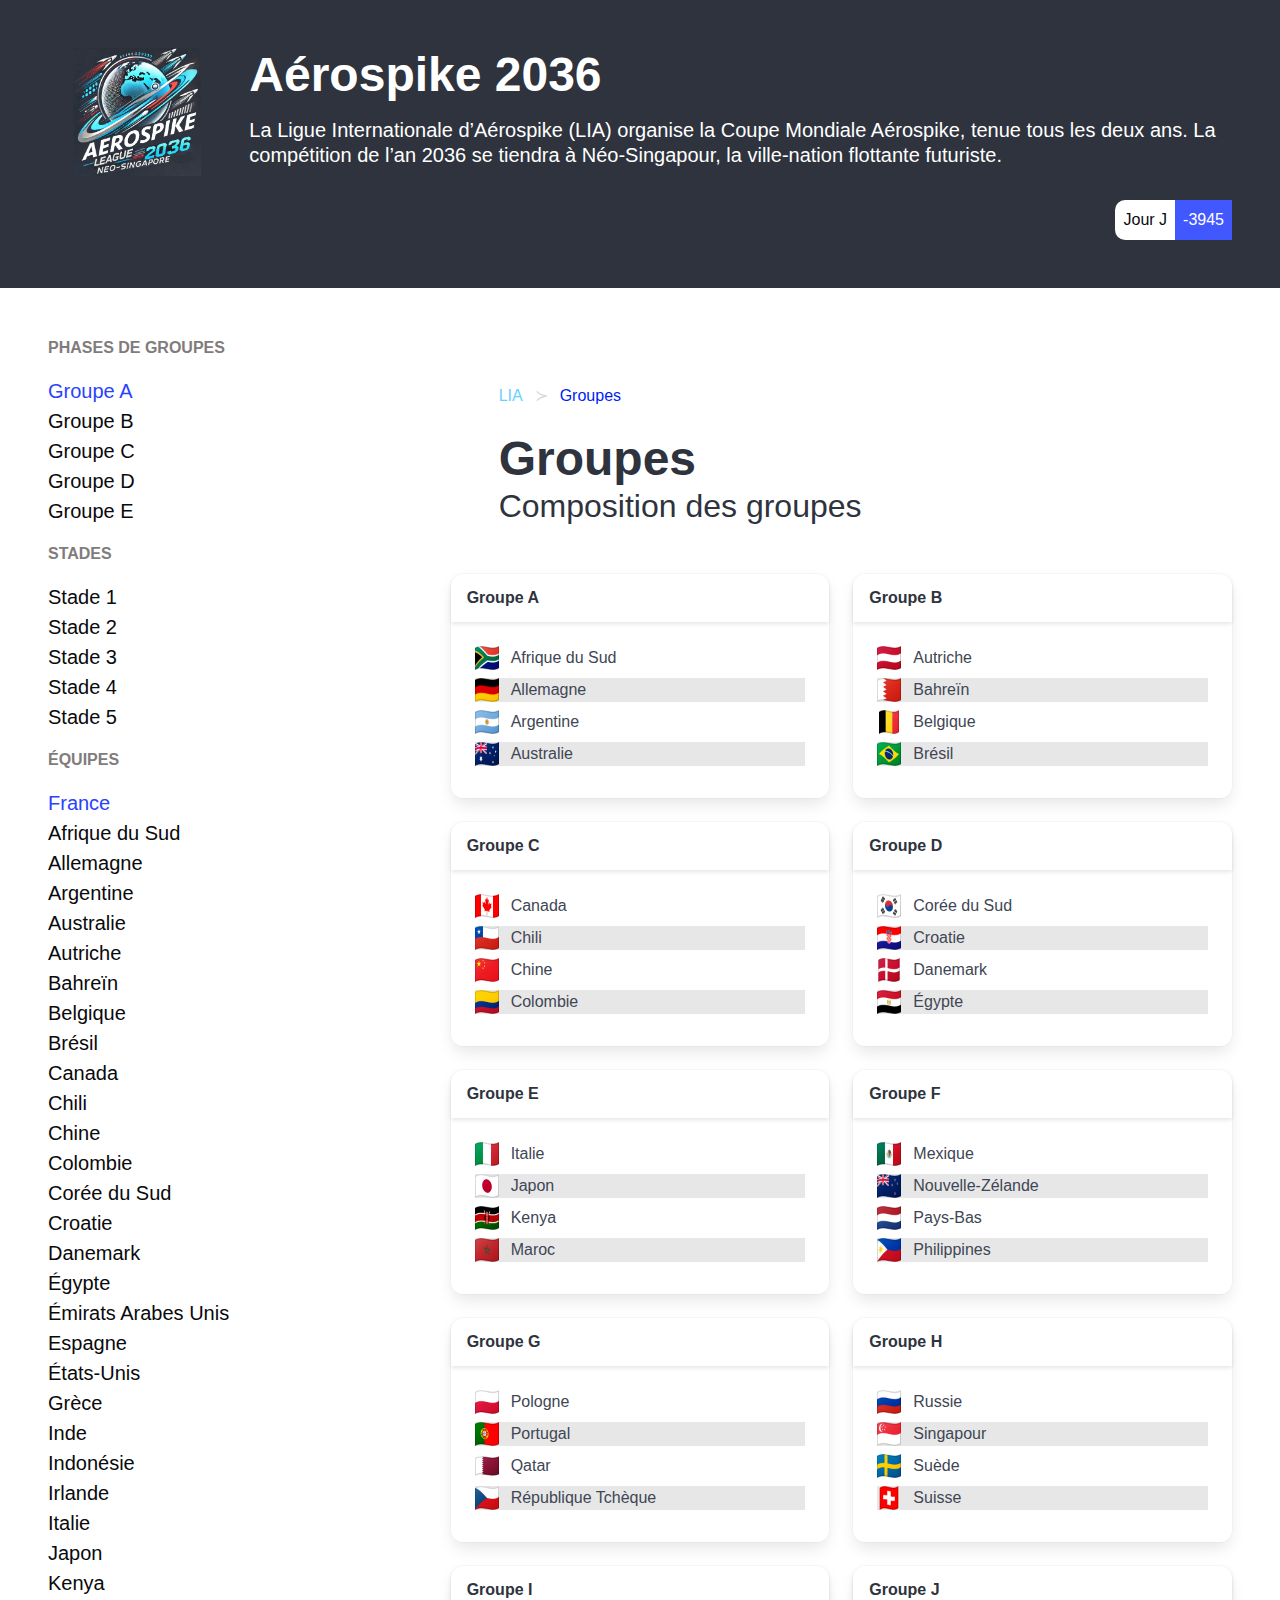
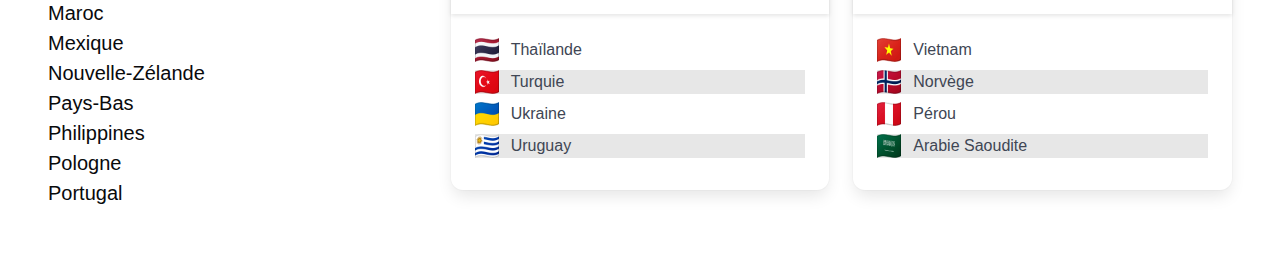
<file: index.html>
<!DOCTYPE html>
<html lang="fr">
  <head>
    <meta charset="UTF-8">
    <meta name="viewport" content="width=device-width, initial-scale=1.0">
    <title>Aérospike 2036</title>
    <!-- Inclusion de la feuille de style Bulma -->
    <link rel="stylesheet" href="./bulma/bulma.css">
  </head>
  <body class="has-background-dark has-text-white">
    <section class="section has-background-dark">
      <!-- Section avec fond sombre -->
      <div class="columns">
        <!-- Conteneur de colonnes avec disposition flexible -->
        <div class="column is-2 is-flex is-justify-content-center is-align-items-center">
          <!-- Première colonne avec une largeur de 2/12, centrée horizontalement et verticalement -->
          <figure class="image is-128x128">
            <!-- Bloc pour afficher une image avec une taille spécifique -->
            <img src="./images/logo.webp" alt="Logo">
            <!-- Logo de l'événement (ici, une image) -->
          </figure>
        </div>
        <div class="column is-10">
          <!-- Deuxième colonne avec une largeur de 10/12 -->
          <h1 class="title is-size-1 has-text-white mb-4">
            <!-- Titre principal avec taille 1 (grand), texte blanc et une marge en bas --> Aérospike 2036
          </h1>
          <p class="subtitle is-size-5 has-text-white">
            <!-- Sous-titre avec une taille de 5 (plus petite que le titre) et texte blanc --> La Ligue Internationale d’Aérospike (LIA) organise la Coupe Mondiale Aérospike, tenue tous les deux ans. La compétition de l’an 2036 se tiendra à Néo-Singapour, la ville-nation flottante futuriste.
          </p>
        </div>
      </div>
      <div class="column is-2 is-offset-10">
        <!-- Colonne supplémentaire avec une largeur de 2/12 et un décalage de 10/12 (aligné à droite) -->
        <div class="container">
          <!-- Conteneur pour contenir le contenu à l'intérieur -->
          <div class="columns is-flex is-justify-content-flex-end is-mobile">
            <!-- Disposition flexible, avec alignement à droite sur les écrans mobiles -->
            <div class="has-background-white rounded-left-corners">
              <!-- Bloc avec fond blanc et coins arrondis à gauche -->
              <span class="has-text-black is-flex is-align-items-center p-2">
                <!-- Texte noir, avec une disposition flexible et un padding de 2 unités --> Jour J
              </span>
            </div>
            <div class="has-background-link rounded-right-corner">
              <!-- Bloc avec fond bleu (liens), coins arrondis à droite -->
              <span class="p-2 is-flex is-align-items-center">
                <!-- Texte avec un padding de 2 unités et disposition flexible --> -3945
              </span>
            </div>
          </div>
        </div>
      </div>
    </section>
    <section class="section has-background-white">
      <div class="columns column-reverse-mobile">
        <div class="column is-4">
          <!-- Colonne avec une largeur de 4/12 de l'espace total, utilisée pour organiser le contenu -->
          <h2 class="has-text-grey-dark has-text-weight-semibold is-uppercase is-size-6 mb-4 mr-4 light-black">
            <!-- Titre secondaire avec texte gris foncé, poids de police semi-gras, texte en majuscules, taille de police 6 (plus petit qu'un titre principal), marge en bas et à droite, et une couleur personnalisée (light-black) --> Phases de Groupes
          </h2>
          <ul class="has-text-black is-size-5">
            <!-- Liste non ordonnée avec texte noir et taille de police 5 -->
            <li>
              <a href="groupeA.html">Groupe A</a>
            </li>
            <!-- Lien vers la page Groupe A -->
            <li>Groupe B</li>
            <li>Groupe C</li>
            <li>Groupe D</li>
            <li>Groupe E</li>
          </ul>
          <h2 class="has-text-grey-dark has-text-weight-semibold is-uppercase is-size-6 mb-4 mt-4 light-black">
            <!-- Un autre titre secondaire pour la section "Stades", avec des classes similaires pour le style --> Stades
          </h2>
          <ul class="has-text-black is-size-5">
            <!-- Liste des stades avec texte noir et taille de police 5 -->
            <li>Stade 1</li>
            <li>Stade 2</li>
            <li>Stade 3</li>
            <li>Stade 4</li>
            <li>Stade 5</li>
          </ul>
          <h2 class="has-text-grey-dark has-text-weight-semibold is-uppercase is-size-6 mb-4 mt-4 light-black">
            <!-- Un autre titre secondaire pour la section "Équipes", avec des classes similaires pour le style --> Équipes
          </h2>
          <ul class="has-text-black is-size-5">
            <!-- Liste des équipes avec texte noir et taille de police 5 -->
            <a href="France.html">
              <li>France</li>
            </a>
            <!-- Lien vers la page de l'équipe France -->
            <li>Afrique du Sud</li>
            <li>Allemagne</li>
            <li>Argentine</li>
            <li>Australie</li>
            <li>Autriche</li>
            <li>Bahreïn</li>
            <li>Belgique</li>
            <li>Brésil</li>
            <li>Canada</li>
            <li>Chili</li>
            <li>Chine</li>
            <li>Colombie</li>
            <li>Corée du Sud</li>
            <li>Croatie</li>
            <li>Danemark</li>
            <li>Égypte</li>
            <li>Émirats Arabes Unis</li>
            <li>Espagne</li>
            <li>États-Unis</li>
            <li>Grèce</li>
            <li>Inde</li>
            <li>Indonésie</li>
            <li>Irlande</li>
            <li>Italie</li>
            <li>Japon</li>
            <li>Kenya</li>
            <li>Maroc</li>
            <li>Mexique</li>
            <li>Nouvelle-Zélande</li>
            <li>Pays-Bas</li>
            <li>Philippines</li>
            <li>Pologne</li>
            <li>Portugal</li>
          </ul>
        </div>
        <!-- Colonne droite (8/12) -->
        <div class="column is-8 ">
          <section class="section">
            <div class="container">
              <!-- Ligne de navigation -->
              <nav class="breadcrumb has-succeeds-separator is-size-6" aria-label="breadcrumbs">
                <ul>
                  <li>
                    <a href="#" class="has-text-info">LIA</a>
                  </li>
                  <li class="is-active">
                    <a href="groupeA.html" aria-current="page">Groupes</a>
                  </li>
                </ul>
              </nav>
              <!-- Titre principal -->
              <h1 class="title is-size-1 has-text-dark">Groupes</h1>
              <!-- Sous-titre -->
              <h2 class="subtitle is-size-3 has-text-dark">Composition des groupes</h2>
            </div>
          </section>
          <div class="columns is-multiline">
            <!-- Groupe 1 -->
            <div class="column is-6">
              <div class="card">
                <header class="card-header">
                  <p class="card-header-title">Groupe A</p>
                </header>
                <div class="card-content">
                  <ul>
                    <li class="is-flex is-align-items-center mb-2">
                      <img src="./images/flags/za.png" alt="Afrique du Sud" class="image is-24x24 mr-3"> Afrique du Sud
                    </li>
                    <li class="is-flex is-align-items-center mb-2 light-grey">
                      <img src="./images/flags/de.png" alt="Allemagne" class="image is-24x24 mr-3"> Allemagne
                    </li>
                    <li class="is-flex is-align-items-center mb-2">
                      <img src="./images/flags/ar.png" alt="Argentine" class="image is-24x24 mr-3"> Argentine
                    </li>
                    <li class="is-flex is-align-items-center mb-2 light-grey">
                      <img src="./images/flags/au.png" alt="Australie" class="image is-24x24 mr-3"> Australie
                    </li>
                  </ul>
                </div>
              </div>
            </div>
            <!-- Groupe 2 -->
            <div class="column is-6">
              <div class="card">
                <header class="card-header">
                  <p class="card-header-title">Groupe B</p>
                </header>
                <div class="card-content">
                  <ul>
                    <li class="is-flex is-align-items-center mb-2">
                      <img src="./images/flags/at.png" alt="Autriche" class="image is-24x24 mr-3"> Autriche
                    </li>
                    <li class="is-flex is-align-items-center mb-2 light-grey">
                      <img src="./images/flags/bh.png" alt="Bahreïn" class="image is-24x24 mr-3"> Bahreïn
                    </li>
                    <li class="is-flex is-align-items-center mb-2">
                      <img src="./images/flags/be.png" alt="Belgique" class="image is-24x24 mr-3"> Belgique
                    </li>
                    <li class="is-flex is-align-items-center mb-2 light-grey">
                      <img src="./images/flags/br.png" alt="Brésil" class="image is-24x24 mr-3"> Brésil
                    </li>
                  </ul>
                </div>
              </div>
            </div>
            <!-- Groupe 3 -->
            <div class="column is-6">
              <div class="card">
                <header class="card-header">
                  <p class="card-header-title">Groupe C</p>
                </header>
                <div class="card-content">
                  <ul>
                    <li class="is-flex is-align-items-center mb-2">
                      <img src="./images/flags/ca.png" alt="Canada" class="image is-24x24 mr-3"> Canada
                    </li>
                    <li class="is-flex is-align-items-center mb-2 light-grey">
                      <img src="./images/flags/cl.png" alt="Chili" class="image is-24x24 mr-3"> Chili
                    </li>
                    <li class="is-flex is-align-items-center mb-2">
                      <img src="./images/flags/cn.png" alt="Chine" class="image is-24x24 mr-3"> Chine
                    </li>
                    <li class="is-flex is-align-items-center mb-2 light-grey">
                      <img src="./images/flags/co.png" alt="Colombie" class="image is-24x24 mr-3"> Colombie
                    </li>
                  </ul>
                </div>
              </div>
            </div>
            <!-- Groupe 4 -->
            <div class="column is-6">
              <div class="card">
                <header class="card-header">
                  <p class="card-header-title">Groupe D</p>
                </header>
                <div class="card-content">
                  <ul>
                    <li class="is-flex is-align-items-center mb-2">
                      <img src="./images/flags/kr.png" alt="Corée du Sud" class="image is-24x24 mr-3"> Corée du Sud
                    </li>
                    <li class="is-flex is-align-items-center mb-2 light-grey">
                      <img src="./images/flags/hr.png" alt="Croatie" class="image is-24x24 mr-3"> Croatie
                    </li>
                    <li class="is-flex is-align-items-center mb-2">
                      <img src="./images/flags/dk.png" alt="Danemark" class="image is-24x24 mr-3"> Danemark
                    </li>
                    <li class="is-flex is-align-items-center mb-2 light-grey">
                      <img src="./images/flags/eg.png" alt="Égypte" class="image is-24x24 mr-3"> Égypte
                    </li>
                  </ul>
                </div>
              </div>
            </div>
            <!-- Groupe 7 -->
            <div class="column is-6">
              <div class="card">
                <header class="card-header">
                  <p class="card-header-title">Groupe E</p>
                </header>
                <div class="card-content">
                  <ul>
                    <li class="is-flex is-align-items-center mb-2">
                      <img src="./images/flags/it.png" alt="Italie" class="image is-24x24 mr-3"> Italie
                    </li>
                    <li class="is-flex is-align-items-center mb-2 light-grey">
                      <img src="./images/flags/jp.png" alt="Japon" class="image is-24x24 mr-3"> Japon
                    </li>
                    <li class="is-flex is-align-items-center mb-2">
                      <img src="./images/flags/ke.png" alt="Kenya" class="image is-24x24 mr-3"> Kenya
                    </li>
                    <li class="is-flex is-align-items-center mb-2 light-grey">
                      <img src="./images/flags/ma.png" alt="Maroc" class="image is-24x24 mr-3"> Maroc
                    </li>
                  </ul>
                </div>
              </div>
            </div>
            <!-- Groupe 8 -->
            <div class="column is-6">
              <div class="card">
                <header class="card-header">
                  <p class="card-header-title">Groupe F</p>
                </header>
                <div class="card-content">
                  <ul>
                    <li class="is-flex is-align-items-center mb-2">
                      <img src="./images/flags/mx.png" alt="Mexique" class="image is-24x24 mr-3"> Mexique
                    </li>
                    <li class="is-flex is-align-items-center mb-2 light-grey">
                      <img src="./images/flags/nz.png" alt="Nouvelle-Zélande" class="image is-24x24 mr-3"> Nouvelle-Zélande
                    </li>
                    <li class="is-flex is-align-items-center mb-2">
                      <img src="./images/flags/nl.png" alt="Pays-Bas" class="image is-24x24 mr-3"> Pays-Bas
                    </li>
                    <li class="is-flex is-align-items-center mb-2 light-grey">
                      <img src="./images/flags/ph.png" alt="Philippines" class="image is-24x24 mr-3"> Philippines
                    </li>
                  </ul>
                </div>
              </div>
            </div>
            <!-- Groupe 9 -->
            <div class="column is-6">
              <div class="card">
                <header class="card-header">
                  <p class="card-header-title">Groupe G</p>
                </header>
                <div class="card-content">
                  <ul>
                    <li class="is-flex is-align-items-center mb-2">
                      <img src="./images/flags/pl.png" alt="Pologne" class="image is-24x24 mr-3"> Pologne
                    </li>
                    <li class="is-flex is-align-items-center mb-2 light-grey">
                      <img src="./images/flags/pt.png" alt="Portugal" class="image is-24x24 mr-3"> Portugal
                    </li>
                    <li class="is-flex is-align-items-center mb-2">
                      <img src="./images/flags/qa.png" alt="Qatar" class="image is-24x24 mr-3"> Qatar
                    </li>
                    <li class="is-flex is-align-items-center mb-2 light-grey">
                      <img src="./images/flags/cz.png" alt="République Tchèque" class="image is-24x24 mr-3"> République Tchèque
                    </li>
                  </ul>
                </div>
              </div>
            </div>
            <!-- Groupe 10 -->
            <div class="column is-6">
              <div class="card">
                <header class="card-header">
                  <p class="card-header-title">Groupe H</p>
                </header>
                <div class="card-content">
                  <ul>
                    <li class="is-flex is-align-items-center mb-2">
                      <img src="./images/flags/ru.png" alt="Russie" class="image is-24x24 mr-3"> Russie
                    </li>
                    <li class="is-flex is-align-items-center mb-2 light-grey">
                      <img src="./images/flags/sg.png" alt="Singapour" class="image is-24x24 mr-3"> Singapour
                    </li>
                    <li class="is-flex is-align-items-center mb-2">
                      <img src="./images/flags/se.png" alt="Suède" class="image is-24x24 mr-3"> Suède
                    </li>
                    <li class="is-flex is-align-items-center mb-2 light-grey">
                      <img src="./images/flags/ch.png" alt="Suisse" class="image is-24x24 mr-3"> Suisse
                    </li>
                  </ul>
                </div>
              </div>
            </div>
            <!-- Groupe 11 -->
            <div class="column is-6">
              <div class="card">
                <header class="card-header">
                  <p class="card-header-title">Groupe I</p>
                </header>
                <div class="card-content">
                  <ul>
                    <li class="is-flex is-align-items-center mb-2">
                      <img src="./images/flags/th.png" alt="Thaïlande" class="image is-24x24 mr-3"> Thaïlande
                    </li>
                    <li class="is-flex is-align-items-center mb-2 light-grey">
                      <img src="./images/flags/tr.png" alt="Turquie" class="image is-24x24 mr-3"> Turquie
                    </li>
                    <li class="is-flex is-align-items-center mb-2">
                      <img src="./images/flags/ua.png" alt="Ukraine" class="image is-24x24 mr-3"> Ukraine
                    </li>
                    <li class="is-flex is-align-items-center mb-2 light-grey">
                      <img src="./images/flags/uy.png" alt="Uruguay" class="image is-24x24 mr-3"> Uruguay
                    </li>
                  </ul>
                </div>
              </div>
            </div>
            <!-- Groupe 12 -->
            <div class="column is-6">
              <div class="card">
                <header class="card-header">
                  <p class="card-header-title">Groupe J</p>
                </header>
                <div class="card-content">
                  <ul>
                    <li class="is-flex is-align-items-center mb-2">
                      <img src="./images/flags/vn.png" alt="Vietnam" class="image is-24x24 mr-3"> Vietnam
                    </li>
                    <li class="is-flex is-align-items-center mb-2 light-grey">
                      <img src="./images/flags/no.png" alt="Norvège" class="image is-24x24 mr-3"> Norvège
                    </li>
                    <li class="is-flex is-align-items-center mb-2">
                      <img src="./images/flags/pe.png" alt="Pérou" class="image is-24x24 mr-3"> Pérou
                    </li>
                    <li class="is-flex is-align-items-center mb-2 light-grey">
                      <img src="./images/flags/sa.png" alt="Arabie Saoudite" class="image is-24x24 mr-3"> Arabie Saoudite
                    </li>
                  </ul>
                </div>
              </div>
            </div>
          </div>
        </div>
      </div>
    </section>
  </body>
</html>
</file>
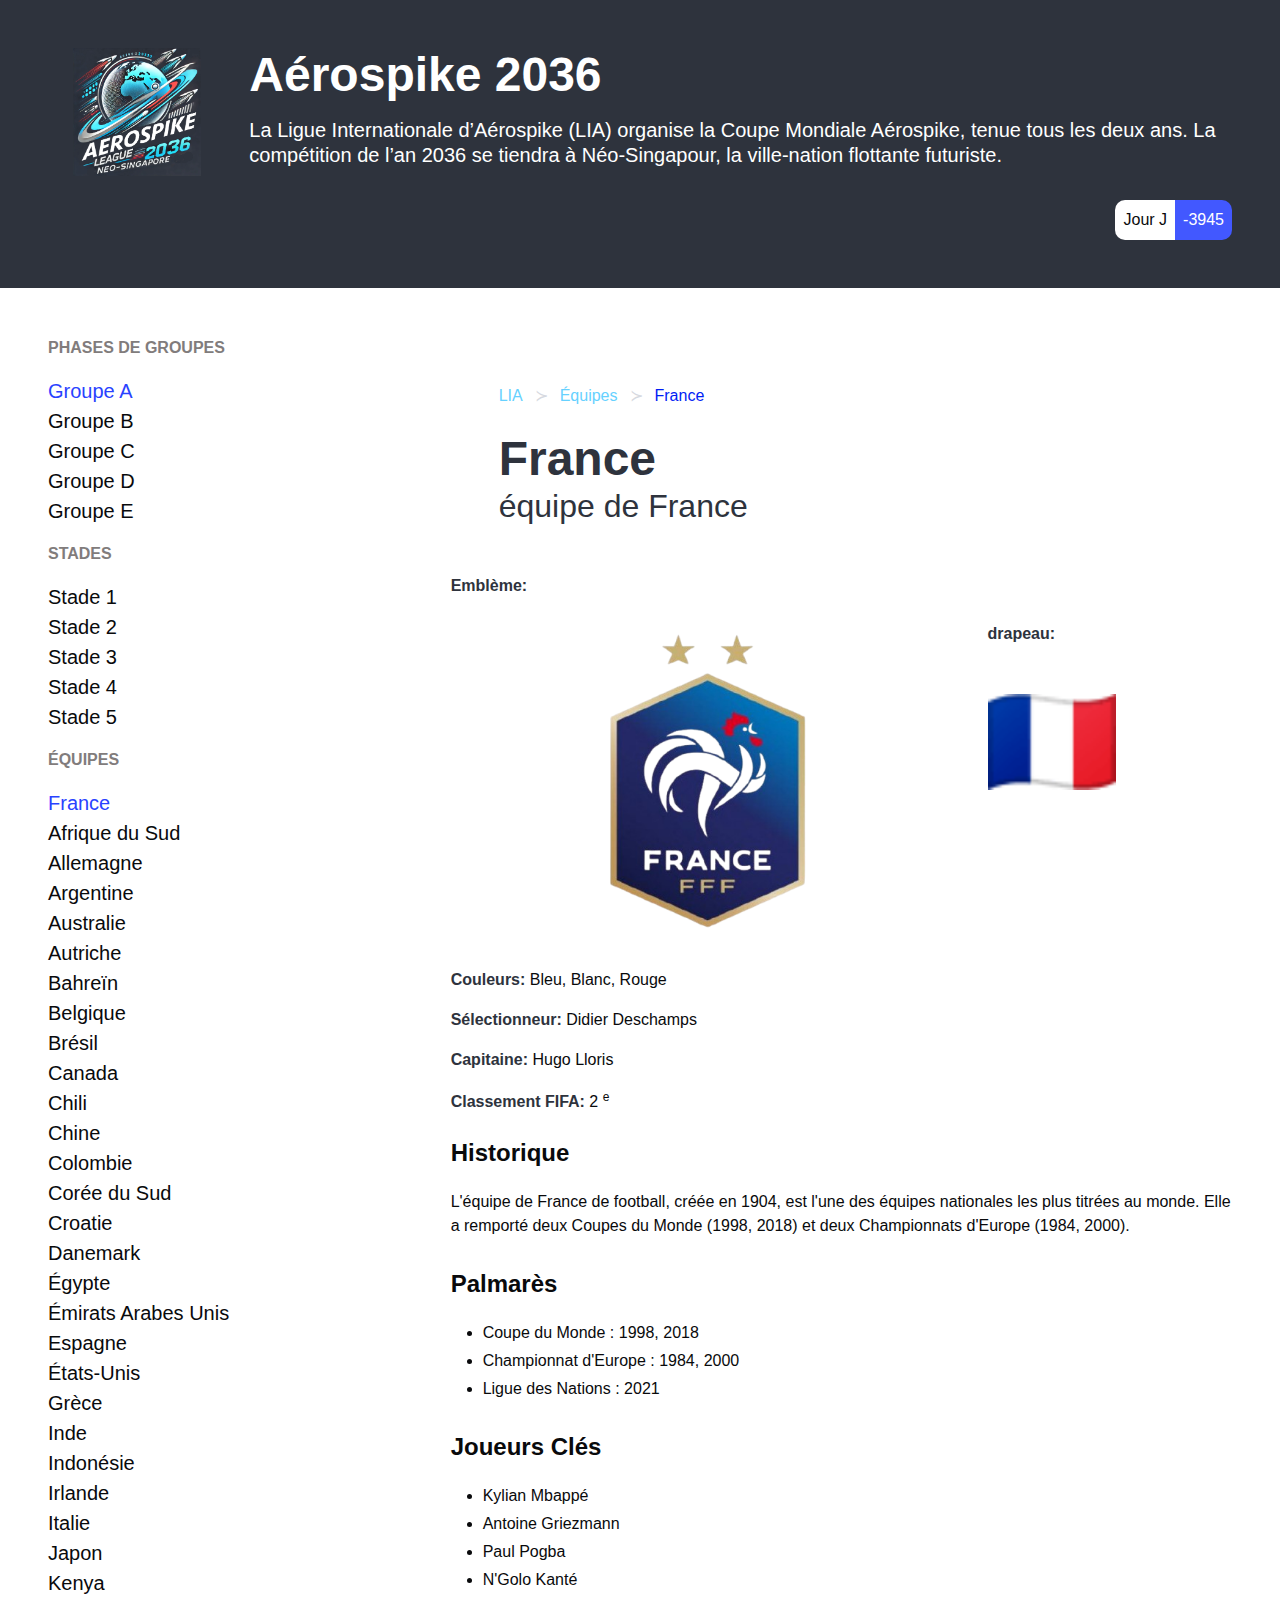
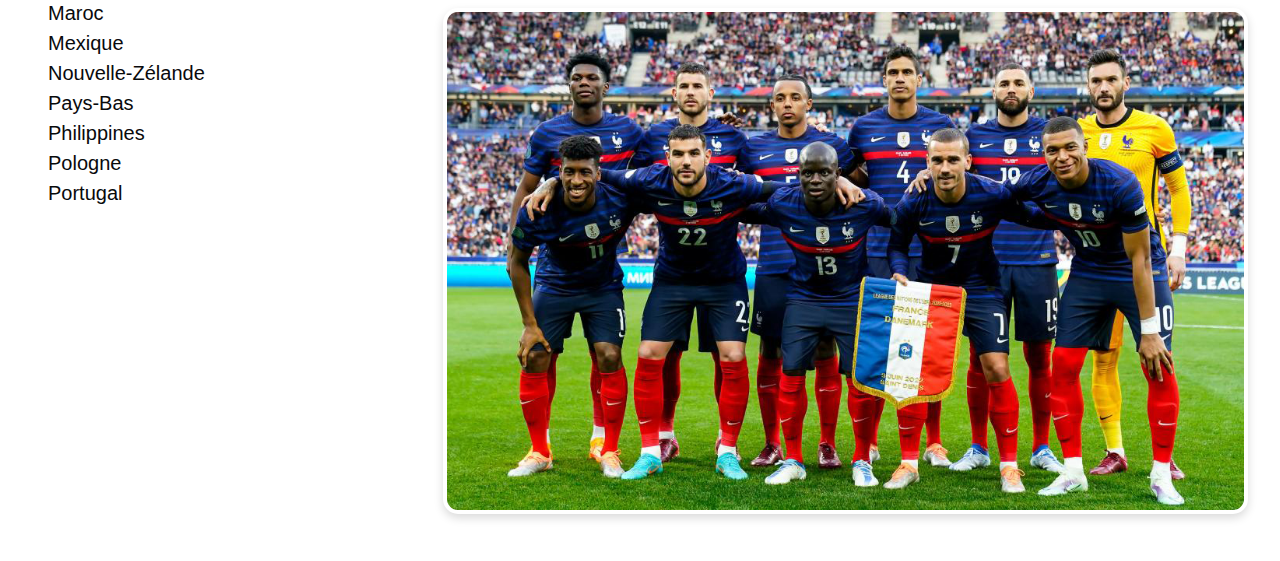
<file: France.html>
<!DOCTYPE html>
<html lang="fr">
  <head>
    <meta charset="UTF-8">
    <meta name="viewport" content="width=device-width, initial-scale=1.0">
    <title>Aérospike 2036</title>
    <!-- Inclusion de la feuille de style Bulma -->
    <link rel="stylesheet" href="./bulma/bulma.css">
  </head>
  <body class="has-background-dark has-text-white">
    <section class="section has-background-dark">
      <div class="columns">
        <div class="column is-2 is-flex is-justify-content-center is-align-items-center">
          <figure class="image is-128x128">
            <img src="./images/logo.webp" alt="Logo">
          </figure>
        </div>
        <div class="column is-10">
          <h1 class="title is-size-1 has-text-white mb-4">Aérospike 2036</h1>
          <p class="subtitle is-size-5 has-text-white"> La Ligue Internationale d’Aérospike (LIA) organise la Coupe Mondiale Aérospike, tenue tous les deux ans. La compétition de l’an 2036 se tiendra à Néo-Singapour, la ville-nation flottante futuriste. </p>
        </div>
      </div>
      <div class="column is-2 is-offset-10">
        <div class="container">
          <div class="columns is-flex is-justify-content-flex-end is-mobile">
            <div class="has-background-white rounded-left-corners">
              <span class="has-text-black	  is-flex is-align-items-center p-2">Jour J</span>
            </div>
            <div class="has-background-link rouded-right-corner">
              <span class="p-2  is-flex is-align-items-center">-3945</span>
            </div>
          </div>
        </div>
      </div>
    </section>
    <section class="section has-background-white">
      <div class="columns column-reverse-mobile">
        <div class="column is-4">
          <h2 class="has-text-grey-dark has-text-weight-semibold is-uppercase is-size-6 mb-4 mr-4 light-black"> Phases de Groupes </h2>
          <ul class="has-text-black	 is-size-5">
            <li>
              <a href="groupeA.html">Groupe A</a>
            </li>
            <li>Groupe B</li>
            <li>Groupe C</li>
            <li>Groupe D</li>
            <li>Groupe E</li>
          </ul>
          <h2 class="has-text-grey-dark has-text-weight-semibold is-uppercase is-size-6 mb-4 mt-4 light-black"> Stades </h2>
          <ul class="has-text-black	 is-size-5">
            <li>Stade 1</li>
            <li>Stade 2</li>
            <li>Stade 3</li>
            <li>Stade 4</li>
            <li>Stade 5</li>
          </ul>
          <h2 class="has-text-grey-dark has-text-weight-semibold is-uppercase is-size-6 mb-4 mt-4 light-black"> Équipes </h2>
          <ul class="has-text-black	 is-size-5">
            <a href="France.html">
              <li>France</li>
            </a>
            <li>Afrique du Sud</li>
            <li>Allemagne</li>
            <li>Argentine</li>
            <li>Australie</li>
            <li>Autriche</li>
            <li>Bahreïn</li>
            <li>Belgique</li>
            <li>Brésil</li>
            <li>Canada</li>
            <li>Chili</li>
            <li>Chine</li>
            <li>Colombie</li>
            <li>Corée du Sud</li>
            <li>Croatie</li>
            <li>Danemark</li>
            <li>Égypte</li>
            <li>Émirats Arabes Unis</li>
            <li>Espagne</li>
            <li>États-Unis</li>
            <li>Grèce</li>
            <li>Inde</li>
            <li>Indonésie</li>
            <li>Irlande</li>
            <li>Italie</li>
            <li>Japon</li>
            <li>Kenya</li>
            <li>Maroc</li>
            <li>Mexique</li>
            <li>Nouvelle-Zélande</li>
            <li>Pays-Bas</li>
            <li>Philippines</li>
            <li>Pologne</li>
            <li>Portugal</li>
          </ul>
        </div>
        <!-- Colonne droite (8/12) -->
        <div class="column is-8 ">
          <section class="section">
            <div class="container">
              <!-- Ligne de navigation -->
              <nav class="breadcrumb has-succeeds-separator is-size-6" aria-label="breadcrumbs">
                <ul>
                  <li>
                    <a href="index.html" class="has-text-info">LIA</a>
                  </li>
                  <li>
                    <a href="#" class="has-text-info">Équipes</a>
                  </li>
                  <li class="is-active">
                    <a href="#" aria-current="page">France</a>
                  </li>
                </ul>
              </nav>
              <!-- Titre principal -->
              <h1 class="title is-size-1 has-text-dark">France</h1>
              <!-- Sous-titre -->
              <h2 class="subtitle is-size-3 has-text-dark">équipe de France</h2>
            </div>
          </section>
          <section>
            <!-- Emblème et informations principales -->
            <div class="columns ">
              <div class="column is-8">
                <div class="content">
                  <p class="has-text-black">
                    <strong>Emblème:</strong>
                  <figure>
                    <img src="./images/emblem_france.png" alt="Emblème de la France">
                  </figure>
                  </p>
                  <p class="has-text-black">
                    <strong>Couleurs:</strong> Bleu, Blanc, Rouge
                  </p>
                  <p class="has-text-black">
                    <strong>Sélectionneur:</strong> Didier Deschamps
                  </p>
                  <p class="has-text-black">
                    <strong>Capitaine:</strong> Hugo Lloris
                  </p>
                  <p class="has-text-black">
                    <strong>Classement FIFA:</strong> 2 <sup>e</sup>
                  </p>
                </div>
              </div>
              <div class="column is-4">
                <p class="has-text-black my-6">
                  <strong>drapeau:</strong>
                <figure class="image is-128x128">
                  <div class="flag-wrapper">
                    <img src="./images/flags/fr.png" alt="Emblème de la France" class=" is-paddingless">
                  </div>
                </figure>
              </div>
            </div>
            <!-- Informations supplémentaires -->
            <div class="content has-text-black">
              <h3 class="title is-size-4 has-text-black">Historique</h3>
              <p class="has-text-black">L'équipe de France de football, créée en 1904, est l'une des équipes nationales les plus titrées au monde. Elle a remporté deux Coupes du Monde (1998, 2018) et deux Championnats d'Europe (1984, 2000).</p>
              <h3 class="title is-size-4 has-text-black">Palmarès</h3>
              <ul class="has-text-black">
                <li>Coupe du Monde : 1998, 2018</li>
                <li>Championnat d'Europe : 1984, 2000</li>
                <li>Ligue des Nations : 2021</li>
              </ul>
              <h3 class="title is-size-4 has-text-black">Joueurs Clés</h3>
              <ul class="has-text-black">
                <li>Kylian Mbappé</li>
                <li>Antoine Griezmann</li>
                <li>Paul Pogba</li>
                <li>N'Golo Kanté</li>
              </ul>
            </div>
            <div class="columns">
              <div class="colum is-12">
                <img src="./images/france.jpg" alt="équipe de france" class="beautiful-image p-1 m-1">
              </div>
            </div>
          </section>
        </div>
      </div>
    </section>
  </body>
</html>
</file>
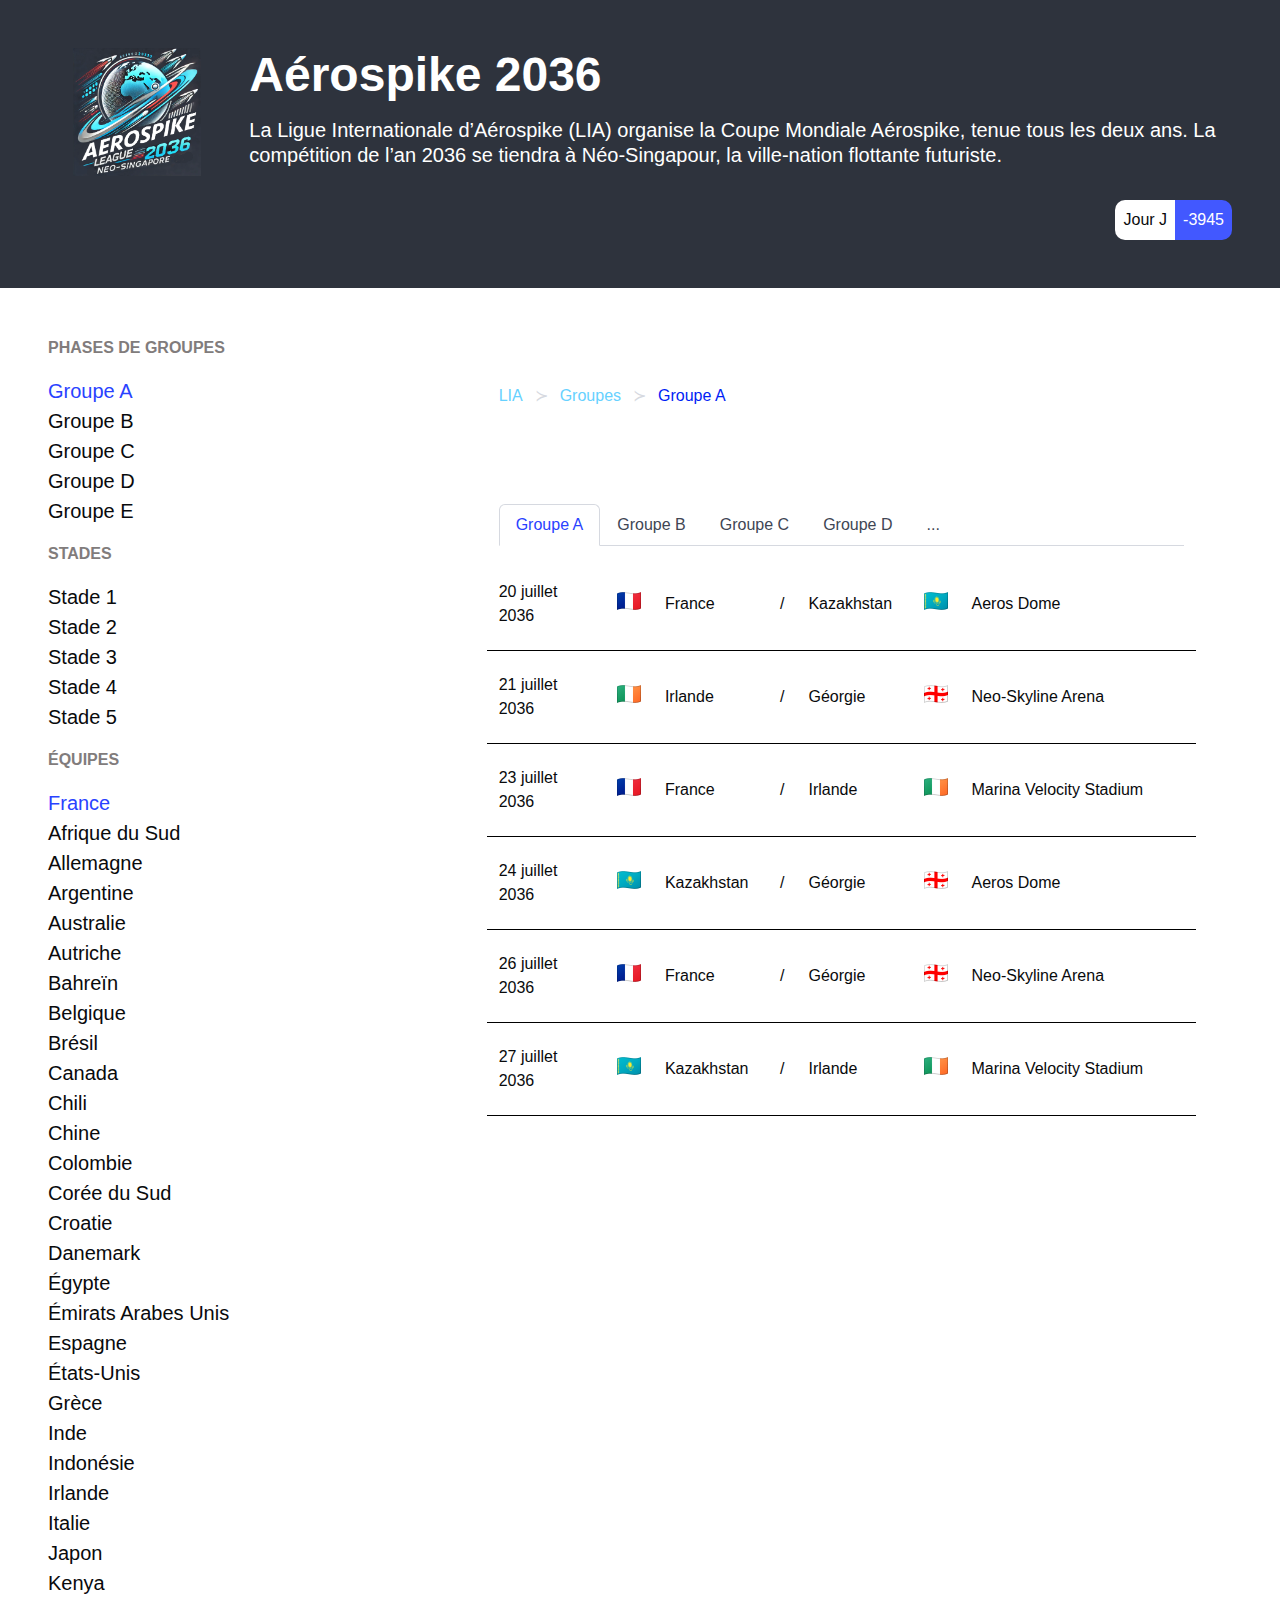
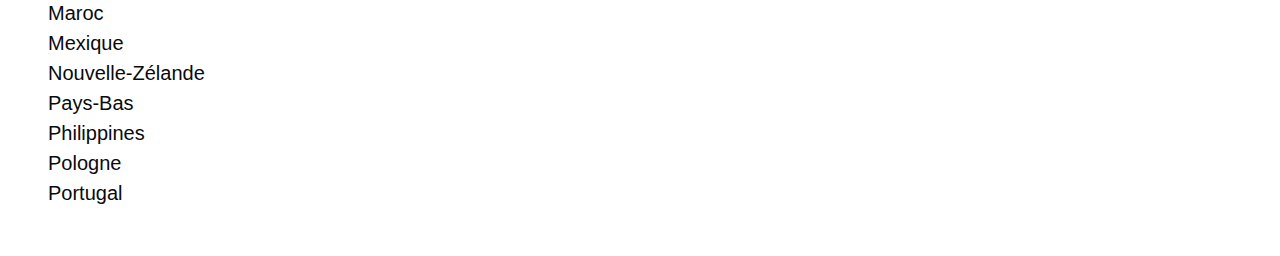
<file: groupeA.html>
<!DOCTYPE html>
<html lang="fr">
  <head>
    <meta charset="UTF-8">
    <meta name="viewport" content="width=device-width, initial-scale=1.0">
    <title>Aérospike 2036</title>
    <!-- Inclusion de la feuille de style Bulma -->
    <link rel="stylesheet" href="./bulma/bulma.css">
  </head>
  <body class="has-background-dark has-text-white">
    <section class="section has-background-dark">
      <div class="columns">
        <div class="column is-2 is-flex is-justify-content-center is-align-items-center">
          <figure class="image is-128x128">
            <img src="./images/logo.webp" alt="Logo">
          </figure>
        </div>
        <div class="column is-10">
          <a href="./index.html">
            <h1 class="title is-size-1 has-text-white mb-4">Aérospike 2036</h1>
          </a>
          <p class="subtitle is-size-5 has-text-white"> La Ligue Internationale d’Aérospike (LIA) organise la Coupe Mondiale Aérospike, tenue tous les deux ans. La compétition de l’an 2036 se tiendra à Néo-Singapour, la ville-nation flottante futuriste. </p>
        </div>
      </div>
      <div class="column is-2 is-offset-10">
        <div class="container">
          <div class="columns is-flex is-justify-content-flex-end is-mobile">
            <div class="has-background-white rounded-left-corners">
              <span class="has-text-black	  is-flex is-align-items-center p-2">Jour J</span>
            </div>
            <div class="has-background-link rouded-right-corner">
              <span class="p-2  is-flex is-align-items-center">-3945</span>
            </div>
          </div>
        </div>
      </div>
    </section>
    <section class="section has-background-white">
      <div class="columns column-reverse-mobile">
        <div class="column is-4">
          <h2 class="has-text-grey-dark has-text-weight-semibold is-uppercase is-size-6 mb-4 mr-4 light-black"> Phases de Groupes </h2>
          <ul class="has-text-black	 is-size-5">
            <li>
              <a href="groupeA.html">Groupe A</a>
            </li>
            <li>Groupe B</li>
            <li>Groupe C</li>
            <li>Groupe D</li>
            <li>Groupe E</li>
          </ul>
          <h2 class="has-text-grey-dark has-text-weight-semibold is-uppercase is-size-6 mb-4 mt-4 light-black"> Stades </h2>
          <ul class="has-text-black	 is-size-5">
            <li>Stade 1</li>
            <li>Stade 2</li>
            <li>Stade 3</li>
            <li>Stade 4</li>
            <li>Stade 5</li>
          </ul>
          <h2 class="has-text-grey-dark has-text-weight-semibold is-uppercase is-size-6 mb-4 mt-4 light-black"> Équipes </h2>
          <ul class="has-text-black	 is-size-5">
            <a href="France.html">
              <li>France</li>
            </a>
            <li>Afrique du Sud</li>
            <li>Allemagne</li>
            <li>Argentine</li>
            <li>Australie</li>
            <li>Autriche</li>
            <li>Bahreïn</li>
            <li>Belgique</li>
            <li>Brésil</li>
            <li>Canada</li>
            <li>Chili</li>
            <li>Chine</li>
            <li>Colombie</li>
            <li>Corée du Sud</li>
            <li>Croatie</li>
            <li>Danemark</li>
            <li>Égypte</li>
            <li>Émirats Arabes Unis</li>
            <li>Espagne</li>
            <li>États-Unis</li>
            <li>Grèce</li>
            <li>Inde</li>
            <li>Indonésie</li>
            <li>Irlande</li>
            <li>Italie</li>
            <li>Japon</li>
            <li>Kenya</li>
            <li>Maroc</li>
            <li>Mexique</li>
            <li>Nouvelle-Zélande</li>
            <li>Pays-Bas</li>
            <li>Philippines</li>
            <li>Pologne</li>
            <li>Portugal</li>
          </ul>
        </div>
        <!-- Colonne droite (8/12) -->
        <div class="column is-8 ">
          <section class="section">
            <div class="container">
              <!-- Ligne de navigation -->
              <nav class="breadcrumb has-succeeds-separator is-size-6" aria-label="breadcrumbs">
                <ul>
                  <li>
                    <a href="#" class="has-text-info">LIA</a>
                  </li>
                  <li>
                    <a href="./index.html" class="has-text-info">Groupes</a>
                  </li>
                  <li class="is-active">
                    <a href="#" aria-current="page">Groupe A</a>
                  </li>
                </ul>
              </nav>
            </div>
          </section>
          <section class="section">
            <div class="container">
              <!-- Onglets pour navigation entre groupes -->
              <div class="tabs is-boxed">
                <ul>
                  <li class="is-active">
                    <a>Groupe A</a>
                  </li>
                  <li>
                    <a classe="has-text-black">Groupe B</a>
                  </li>
                  <li>
                    <a classe="has-text-black">Groupe C</a>
                  </li>
                  <li>
                    <a classe="has-text-black">Groupe D</a>
                  </li>
                  <li>
                    <a classe="has-text-black">...</a>
                  </li>
                </ul>
              </div>
              <!-- Conteneur des matchs du Groupe A -->
              <div class="match-container">
                <!-- Match 1 -->
                <div class="columns is-vcentered button-line">
                  <div class="column is-2">
                    <p class="has-text-black">20 juillet 2036</p>
                  </div>
                  <div class="column is-6">
                    <div class="columns is-vcentered">
                      <div class="column is-narrow">
                        <figure class="image is-24x24">
                          <img src="./images/flags/fr.png" alt="France">
                        </figure>
                      </div>
                      <div class="column has-text-black">France</div>
                      <div class="column is-narrow has-text-black">/</div>
                      <div class="column has-text-black">Kazakhstan</div>
                      <div class="column is-narrow">
                        <figure class="image is-24x24">
                          <img src="./images/flags/kz.png" alt="Kazakhstan">
                        </figure>
                      </div>
                    </div>
                  </div>
                  <div class="column is-4">
                    <p class="has-text-black">Aeros Dome</p>
                  </div>
                </div>
                <!-- Match 2 -->
                <div class="columns is-vcentered button-line">
                  <div class="column is-2">
                    <p class="has-text-black">21 juillet 2036</p>
                  </div>
                  <div class="column is-6">
                    <div class="columns is-vcentered">
                      <div class="column is-narrow">
                        <figure class="image is-24x24">
                          <img src="./images/flags/ie.png" alt="Irlande">
                        </figure>
                      </div>
                      <div class="column has-text-black">Irlande</div>
                      <div class="column is-narrow has-text-black">/</div>
                      <div class="column has-text-black">Géorgie</div>
                      <div class="column is-narrow">
                        <figure class="image is-24x24">
                          <img src="./images/flags/ge.png" alt="Géorgie">
                        </figure>
                      </div>
                    </div>
                  </div>
                  <div class="column is-4">
                    <p class="has-text-black">Neo-Skyline Arena</p>
                  </div>
                </div>
                <!-- Match 3 -->
                <div class="columns is-vcentered button-line">
                  <div class="column is-2">
                    <p class="has-text-black">23 juillet 2036</p>
                  </div>
                  <div class="column is-6">
                    <div class="columns is-vcentered">
                      <div class="column is-narrow">
                        <figure class="image is-24x24">
                          <img src="./images/flags/fr.png" alt="France">
                        </figure>
                      </div>
                      <div class="column has-text-black">France</div>
                      <div class="column is-narrow has-text-black">/</div>
                      <div class="column has-text-black">Irlande</div>
                      <div class="column is-narrow">
                        <figure class="image is-24x24">
                          <img src="./images/flags/ie.png" alt="Irlande">
                        </figure>
                      </div>
                    </div>
                  </div>
                  <div class="column is-4">
                    <p class="has-text-black">Marina Velocity Stadium</p>
                  </div>
                </div>
                <!-- Match 4 -->
                <div class="columns is-vcentered button-line">
                  <div class="column is-2">
                    <p class="has-text-black">24 juillet 2036</p>
                  </div>
                  <div class="column is-6">
                    <div class="columns is-vcentered">
                      <div class="column is-narrow">
                        <figure class="image is-24x24">
                          <img src="./images/flags/kz.png" alt="Kazakhstan">
                        </figure>
                      </div>
                      <div class="column has-text-black">Kazakhstan</div>
                      <div class="column is-narrow has-text-black">/</div>
                      <div class="column has-text-black">Géorgie</div>
                      <div class="column is-narrow">
                        <figure class="image is-24x24">
                          <img src="./images/flags/ge.png" alt="Géorgie">
                        </figure>
                      </div>
                    </div>
                  </div>
                  <div class="column is-4">
                    <p class="has-text-black">Aeros Dome</p>
                  </div>
                </div>
                <!-- Match 5 -->
                <div class="columns is-vcentered button-line">
                  <div class="column is-2">
                    <p class="has-text-black">26 juillet 2036</p>
                  </div>
                  <div class="column is-6">
                    <div class="columns is-vcentered">
                      <div class="column is-narrow">
                        <figure class="image is-24x24">
                          <img src="./images/flags/fr.png" alt="France">
                        </figure>
                      </div>
                      <div class="column has-text-black">France</div>
                      <div class="column is-narrow has-text-black">/</div>
                      <div class="column has-text-black">Géorgie</div>
                      <div class="column is-narrow">
                        <figure class="image is-24x24">
                          <img src="./images/flags/ge.png" alt="Géorgie">
                        </figure>
                      </div>
                    </div>
                  </div>
                  <div class="column is-4">
                    <p class="has-text-black">Neo-Skyline Arena</p>
                  </div>
                </div>
                <!-- Match 6 -->
                <div class="columns is-vcentered button-line">
                  <div class="column is-2">
                    <p class="has-text-black">27 juillet 2036</p>
                  </div>
                  <div class="column is-6">
                    <div class="columns is-vcentered">
                      <div class="column is-narrow">
                        <figure class="image is-24x24">
                          <img src="./images/flags/kz.png" alt="Kazakhstan">
                        </figure>
                      </div>
                      <div class="column has-text-black">Kazakhstan</div>
                      <div class="column is-narrow has-text-black">/</div>
                      <div class="column has-text-black">Irlande</div>
                      <div class="column is-narrow">
                        <figure class="image is-24x24">
                          <img src="./images/flags/ie.png" alt="Irlande">
                        </figure>
                      </div>
                    </div>
                  </div>
                  <div class="column is-4">
                    <p class="has-text-black">Marina Velocity Stadium</p>
                  </div>
                </div>
              </div>
            </div>
          </section>
        </div>
      </div>
    </section>
  </body>
</html>
</file>
